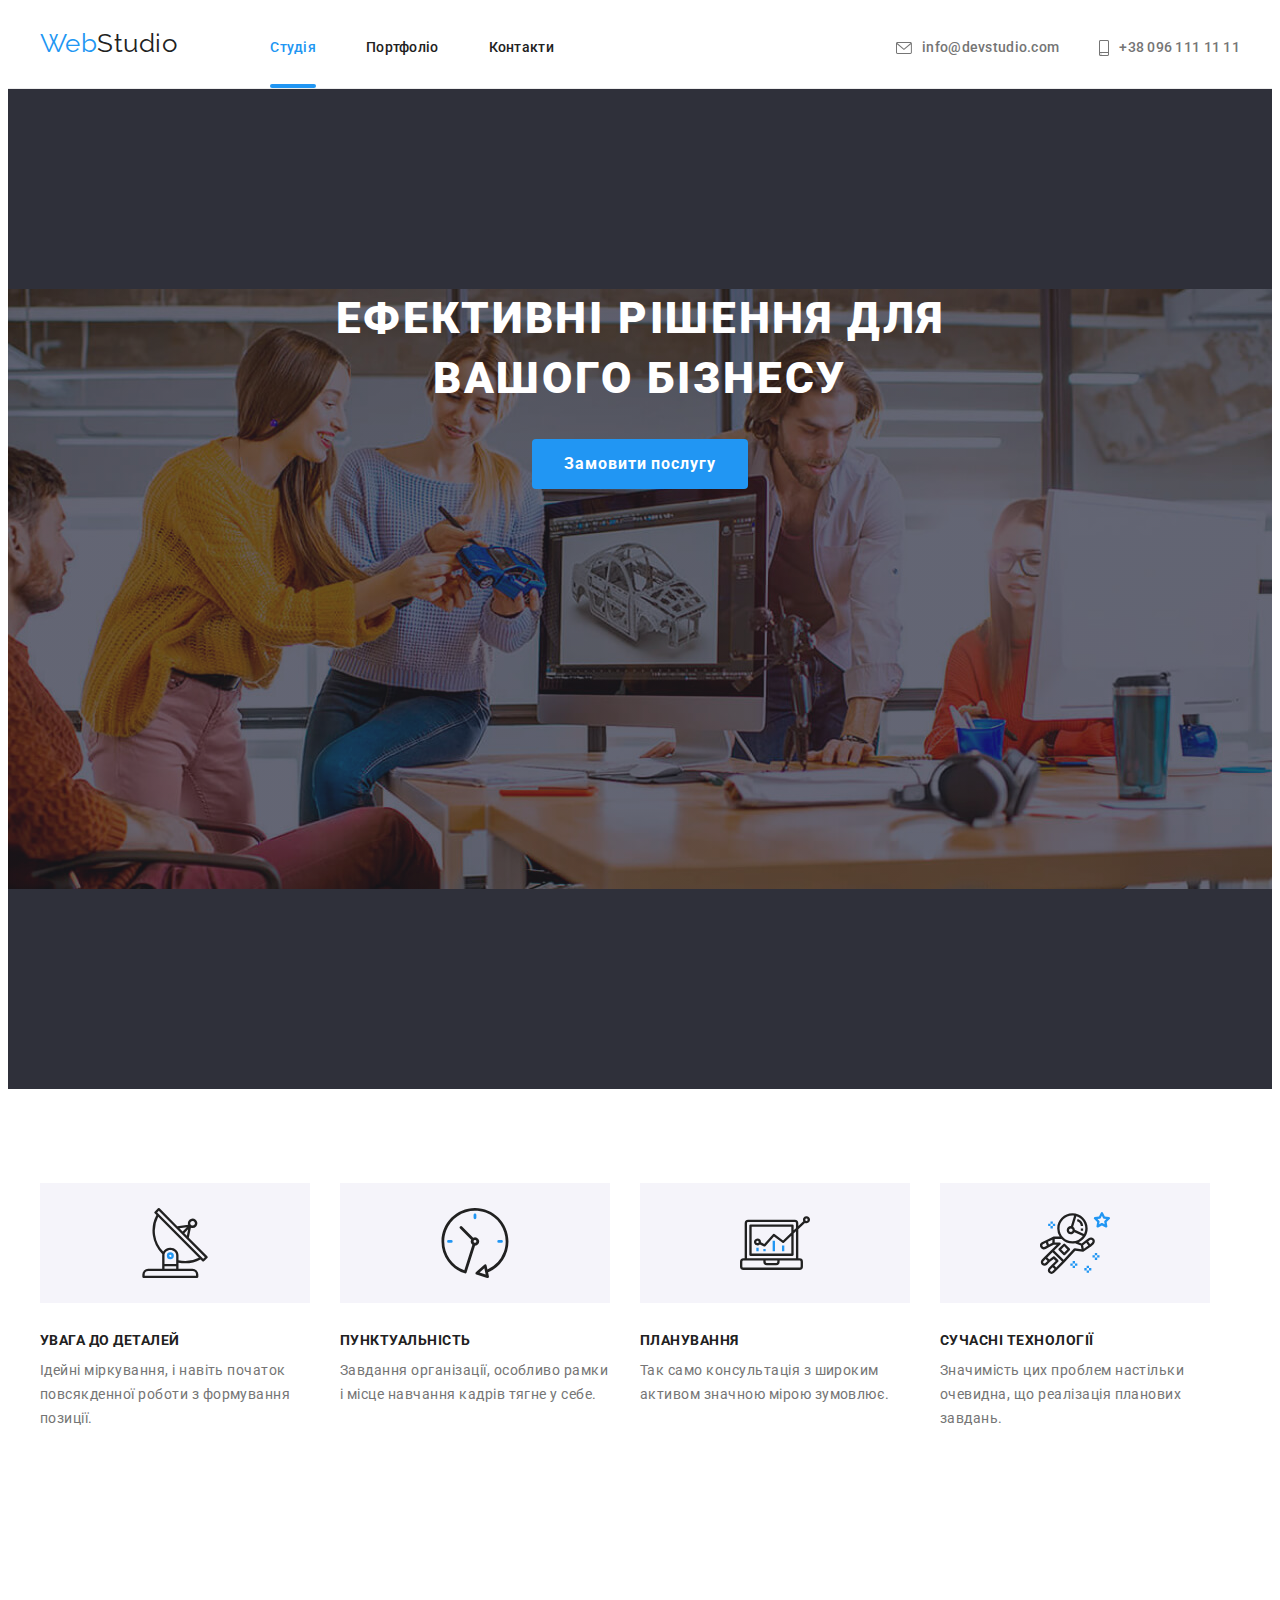
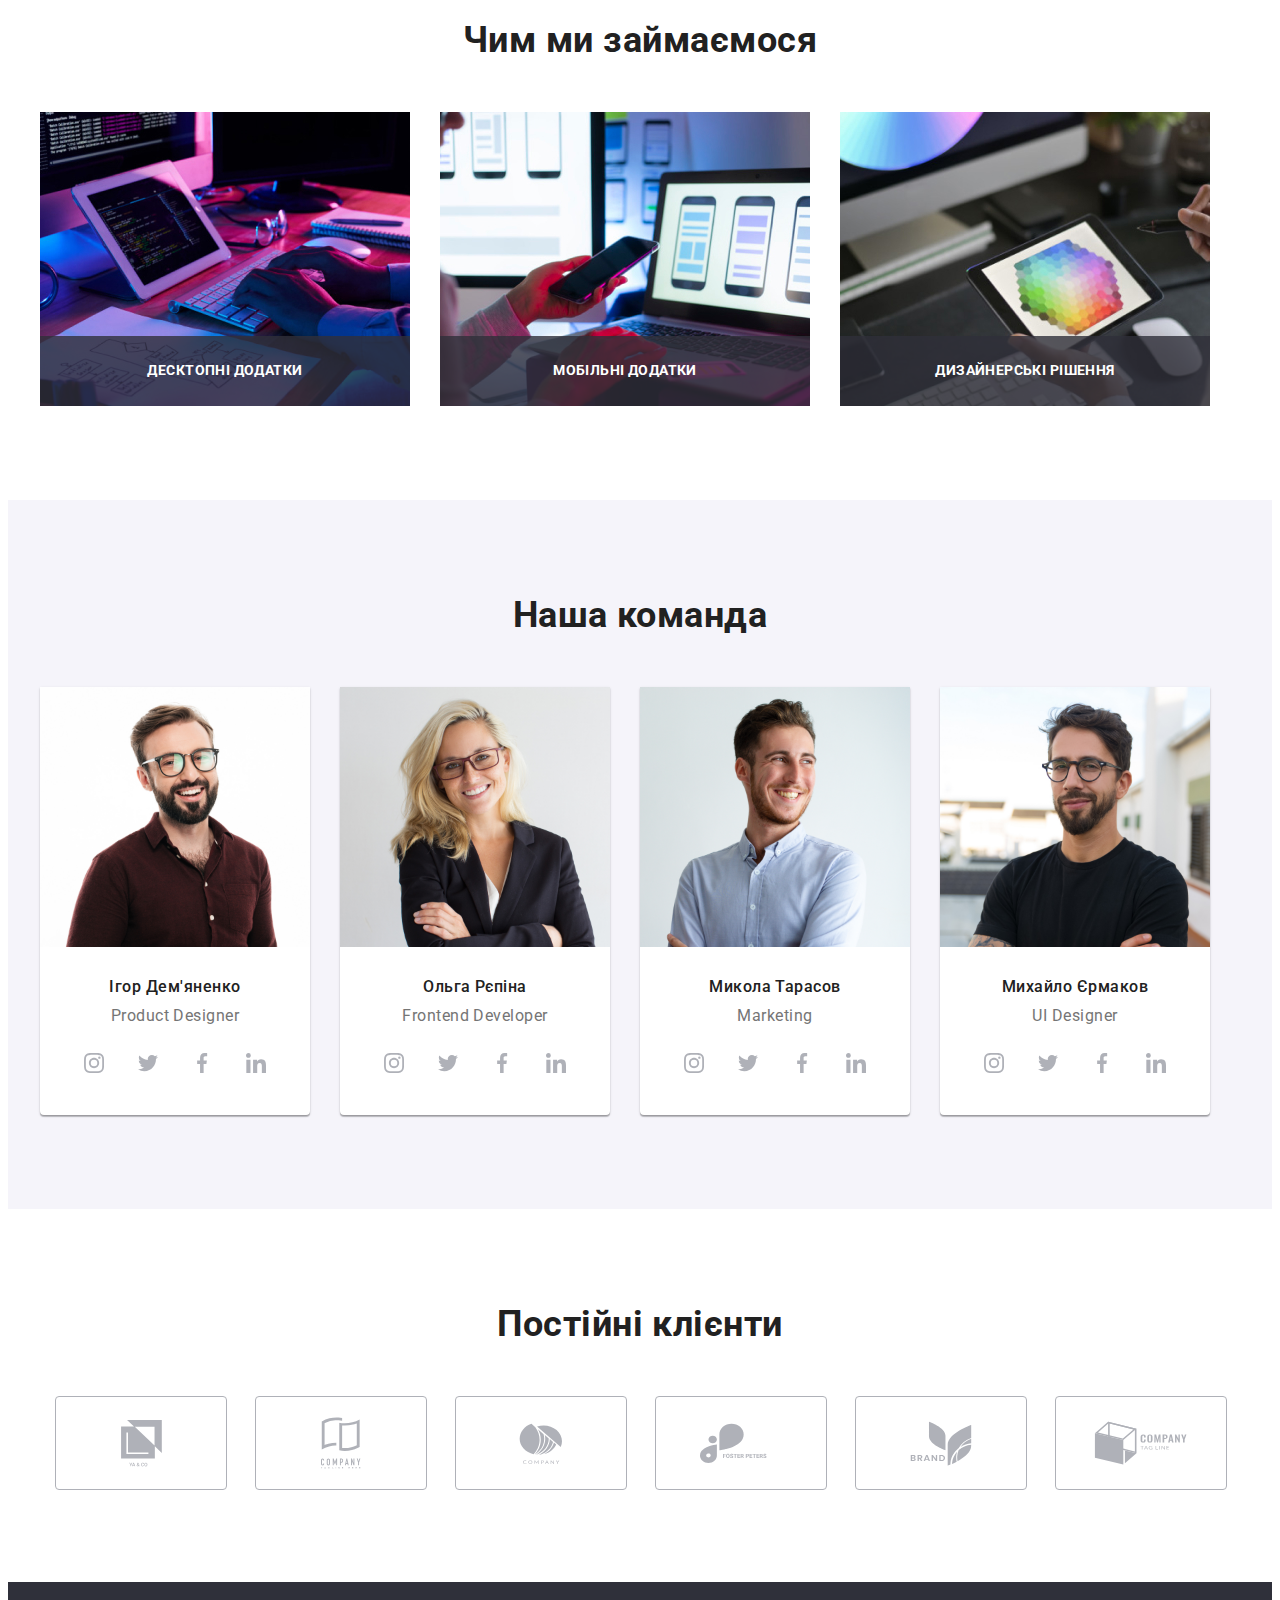
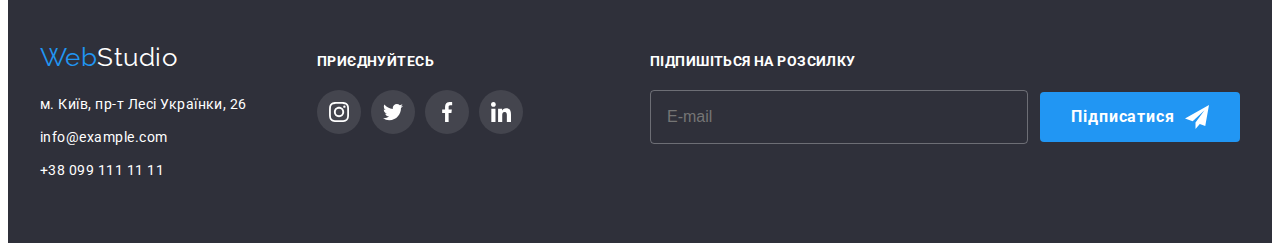
<file: index.html>
<!DOCTYPE html>
<html lang="ru">
  <head>
    <meta charset="UTF-8" />
    <meta http-equiv="X-UA-Compatible" content="IE=edge" />
    <meta name="viewport" content="width=device-width, initial-scale=1.0" />
    <title>WebStudio</title>
    <link
      href="https://fonts.googleapis.com/css2?family=Raleway:wght@700&family=Roboto:wght@400;500;700;900&display=swap"
      rel="stylesheet"
    />
    <link
      rel="stylesheet"
      href="https://cdnjs.cloudflare.com/ajax/libs/modern-normalize/1.1.0/modern-normalize.min.css"
      integrity="sha512-wpPYUAdjBVSE4KJnH1VR1HeZfpl1ub8YT/NKx4PuQ5NmX2tKuGu6U/JRp5y+Y8XG2tV+wKQpNHVUX03MfMFn9Q=="
      crossorigin="anonymous"
      referrerpolicy="no-referrer"
    />
    <link rel="stylesheet" href="./css/main.min.css" />
  </head>
  <body>
    <header class="header">
      <div class="container header__container">
        <nav class="navigation">
          <a href="./index.html" class="logo"
            ><span class="logo__text logo__text--accent">Web</span>Studio</a
          >
          <ul class="list navigation__list">
            <li class="items navigation__items">
              <a href="./index.html" class="link navigation__link navigation__link--current"
                >Студія</a
              >
            </li>
            <li class="items navigation__items">
              <a href="./portfolio.html" class="link navigation__link">Портфоліо</a>
            </li>
            <li class="items navigation__items">
              <a href="" class="link navigation__link">Контакти</a>
            </li>
          </ul>
        </nav>

        <ul class="list contacts">
          <li class="items contacts__items">
            <a href="mailto:info@devstudio.com" class="link contacts__link">
              <svg width="16" height="12" class="icons contacts__icons">
                <use href="./images/icons.svg#icon-envelope"></use>
              </svg>
              info@devstudio.com</a
            >
          </li>
          <li class="items contacts__items">
            <a href="tell:+380961111111" class="link contacts__link">
              <svg width="10" height="16" class="icons contacts__icons">
                <use href="./images/icons.svg#icon-smartphone"></use></svg
              >+38 096 111 11 11</a
            >
          </li>
        </ul>
      </div>
    </header>
    <!--Main content-->
    <main>
      <!--Section 1-->
      <section class="section hero">
        <div class="container">
          <h1 class="hero__title">Ефективні рішення для вашого бізнесу</h1>
          <button class="hero__btn" type="button" data-modal-open>Замовити послугу</button>
        </div>
      </section>
      <!--Section 2-->
      <section class="section">
        <div class="container">
          <h2 class="visually-hidden title">Особливості</h2>
          <ul class="list features">
            <li class="items features__items">
              <div class="features__icons">
                <svg class="icons" width="70" height="70">
                  <use href="./images/icons.svg#icon-antenna"></use>
                </svg>
              </div>
              <h3 class="title features__title">Увага до деталей</h3>
              <p class="text features__text">
                Ідейні міркування, і навіть початок повсякденної роботи з формування позиції.
              </p>
            </li>

            <li class="items features__items">
              <div class="features__icons">
                <svg class="icons" width="70" height="70">
                  <use href="./images/icons.svg#icon-clock"></use>
                </svg>
              </div>
              <h3 class="title features__title">Пунктуальність</h3>
              <p class="text features__text">
                Завдання організації, особливо рамки і місце навчання кадрів тягне у себе.
              </p>
            </li>

            <li class="items features__items">
              <div class="features__icons">
                <svg class="icons" width="70" height="70">
                  <use href="./images/icons.svg#icon-diagram"></use>
                </svg>
              </div>

              <h3 class="title features__title">Планування</h3>
              <p class="text features__text">
                Так само консультація з широким активом значною мірою зумовлює.
              </p>
            </li>

            <li class="items features__items">
              <div class="features__icons">
                <svg class="icons" width="70" height="70">
                  <use href="./images/icons.svg#icon-astronaut"></use>
                </svg>
              </div>
              <h3 class="title features__title">Сучасні технології</h3>
              <p class="text features__text">
                Значимість цих проблем настільки очевидна, що реалізація планових завдань.
              </p>
            </li>
          </ul>
        </div>
      </section>
      <!--Section 3-->
      <section class="section">
        <div class="container">
          <h2 class="title">Чим ми займаємося</h2>
          <ul class="list function">
            <li class="items function__items">
              <div class="function__thumb">
                <img src="./images/box1.jpg" alt="Бокс1" width="370" />
                <h3 class="function__title">Десктопні додатки</h3>
              </div>
            </li>

            <li class="items function__items">
              <div class="function__thumb">
                <img src="./images/box2.jpg" alt="Бокс2" width="370" />
                <h3 class="function__title">Мобільні додатки</h3>
              </div>
            </li>

            <li class="items function__items">
              <div class="function__thumb">
                <img src="./images/box3.jpg" alt="Бокс3" width="370" />
                <h3 class="function__title">Дизайнерські рішення</h3>
              </div>
            </li>
          </ul>
        </div>
      </section>
      <!--Section 4-->
      <section class="section team">
        <div class="container">
          <h2 class="title">Наша команда</h2>
          <ul class="list team__list">
            <li class="items team__items">
              <img src="./images/img.jpg" alt="Ігор" width="270" />
              <div class="member">
                <h3 class="title member__title">Ігор Дем'яненко</h3>
                <p class="text member__text" lang="en">Product Designer</p>
              </div>

              <ul class="list social">
                <li class="social__items">
                  <a href="#" class="social__link link">
                    <svg width="20" height="20" class="social__icons">
                      <use href="./images/icons.svg#icon-instagram"></use>
                    </svg>
                  </a>
                </li>
                <li class="social__items">
                  <a href="#" class="social__link link">
                    <svg width="20" height="20" class="social__icons">
                      <use href="./images/icons.svg#icon-twitter"></use>
                    </svg>
                  </a>
                </li>
                <li class="social__items">
                  <a href="#" class="social__link link">
                    <svg width="20" height="20" class="social__icons">
                      <use href="./images/icons.svg#icon-facebook"></use>
                    </svg>
                  </a>
                </li>
                <li class="social__items">
                  <a href="#" class="social__link link">
                    <svg width="20" height="20" class="social__icons">
                      <use href="./images/icons.svg#icon-linkedin"></use>
                    </svg>
                  </a>
                </li>
              </ul>
            </li>

            <li class="items team__items">
              <img src="./images/img1.jpg" alt="Ольга" width="270" />
              <div class="member">
                <h3 class="title member__title">Ольга Рєпіна</h3>
                <p class="text member__text" lang="en">Frontend Developer</p>
              </div>

              <ul class="list social">
                <li class="social__items">
                  <a href="#" class="social__link link">
                    <svg width="20" height="20" class="social__icons">
                      <use href="./images/icons.svg#icon-instagram"></use>
                    </svg>
                  </a>
                </li>
                <li class="social__items">
                  <a href="#" class="social__link link">
                    <svg width="20" height="20" class="social__icons">
                      <use href="./images/icons.svg#icon-twitter"></use>
                    </svg>
                  </a>
                </li>
                <li class="social__items">
                  <a href="#" class="social__link link">
                    <svg width="20" height="20" class="social__icons">
                      <use href="./images/icons.svg#icon-facebook"></use>
                    </svg>
                  </a>
                </li>
                <li class="social__items">
                  <a href="#" class="social__link link">
                    <svg width="20" height="20" class="social__icons">
                      <use href="./images/icons.svg#icon-linkedin"></use>
                    </svg>
                  </a>
                </li>
              </ul>
            </li>

            <li class="items team__items">
              <img src="./images/img2.jpg" alt="Микола" width="270" />
              <div class="member">
                <h3 class="title member__title">Микола Тарасов</h3>
                <p class="text member__text" lang="en">Marketing</p>
              </div>

              <ul class="list social">
                <li class="social__items">
                  <a href="#" class="social__link link">
                    <svg width="20" height="20" class="social__icons">
                      <use href="./images/icons.svg#icon-instagram"></use>
                    </svg>
                  </a>
                </li>
                <li class="social__items">
                  <a href="#" class="social__link link">
                    <svg width="20" height="20" class="social__icons">
                      <use href="./images/icons.svg#icon-twitter"></use>
                    </svg>
                  </a>
                </li>
                <li class="social__items">
                  <a href="#" class="social__link link">
                    <svg width="20" height="20" class="social__icons">
                      <use href="./images/icons.svg#icon-facebook"></use>
                    </svg>
                  </a>
                </li>
                <li class="social__items">
                  <a href="#" class="social__link link">
                    <svg width="20" height="20" class="social__icons">
                      <use href="./images/icons.svg#icon-linkedin"></use>
                    </svg>
                  </a>
                </li>
              </ul>
            </li>

            <li class="items team__items">
              <img src="./images/img3.jpg" alt="Михайло" width="270" />
              <div class="member">
                <h3 class="title member__title">Михайло Єрмаков</h3>
                <p class="text member__text" lang="en">UI Designer</p>
              </div>

              <ul class="list social">
                <li class="social__items">
                  <a href="#" class="social__link link">
                    <svg width="20" height="20" class="social__icons">
                      <use href="./images/icons.svg#icon-instagram"></use>
                    </svg>
                  </a>
                </li>
                <li class="social__items">
                  <a href="#" class="social__link link">
                    <svg width="20" height="20" class="social__icons">
                      <use href="./images/icons.svg#icon-twitter"></use>
                    </svg>
                  </a>
                </li>
                <li class="social__items">
                  <a href="#" class="social__link link">
                    <svg width="20" height="20" class="social__icons">
                      <use href="./images/icons.svg#icon-facebook"></use>
                    </svg>
                  </a>
                </li>
                <li class="social__items">
                  <a href="#" class="social__link link">
                    <svg width="20" height="20" class="social__icons">
                      <use href="./images/icons.svg#icon-linkedin"></use>
                    </svg>
                  </a>
                </li>
              </ul>
            </li>
          </ul>
        </div>
      </section>
      <!--Section 5-->
      <section class="section">
        <div class="container">
          <h2 class="title">Постійні клієнти</h2>
          <ul class="list clients">
            <li class="items clients__items">
              <a href="#" class="link clients__link">
                <svg width="41" height="46.7" class="clients__icons">
                  <use href="./images/icons.svg#icon-client1"></use>
                </svg>
              </a>
            </li>
            <li class="items clients__items">
              <a href="#" class="link clients__link">
                <svg width="40" height="52" class="clients__icons">
                  <use href="./images/icons.svg#icon-client2"></use>
                </svg>
              </a>
            </li>
            <li class="items clients__items">
              <a href="#" class="link clients__link">
                <svg width="43.46" height="41.18" class="clients__icons">
                  <use href="./images/icons.svg#icon-client3"></use>
                </svg>
              </a>
            </li>
            <li class="items clients__items">
              <a href="#" class="link clients__link">
                <svg width="84.44" height="40.62" class="clients__icons">
                  <use href="./images/icons.svg#icon-client4"></use>
                </svg>
              </a>
            </li>
            <li class="items clients__items">
              <a href="#" class="link clients__link">
                <svg width="62.54" height="45.43" class="clients__icons">
                  <use href="./images/icons.svg#icon-client5"></use>
                </svg>
              </a>
            </li>
            <li class="items clients__items">
              <a href="#" class="link clients__link">
                <svg width="93.79" height="43.93" class="clients__icons">
                  <use href="./images/icons.svg#icon-client6"></use>
                </svg>
              </a>
            </li>
          </ul>
        </div>
      </section>
    </main>
    <footer class="footer">
      <div class="container footer__container">
        <div class="footer__meta">
          <a href="./index.html" class="logo footer__logo"
            ><span class="logo__text logo__text--accent">Web</span>Studio</a
          >
          <address class="address">
            <ul class="list address__list">
              <li class="items address__items">
                <a
                  href="https://goo.gl/maps/2n7eTeEvtqPDaYA4A"
                  target="_blank"
                  rel="noopener nofollow noreferrer"
                  class="address__link address__link--color"
                  >м. Київ, пр-т Лесі Українки, 26</a
                >
              </li>
              <li class="items address__items">
                <a href="mailto:info@example.com" class="address__link">info@example.com</a>
              </li>
              <li class="items address__items">
                <a href="tell:+380991111111" class="address__link">+38 099 111 11 11</a>
              </li>
            </ul>
          </address>
        </div>

        <div class="join">
          <h2 class="title footer__title">приєднуйтесь</h2>
          <ul class="list social">
            <li class="social__items">
              <a href="#" class="link social__link social__link--inverse">
                <svg width="20" height="20" class="social__icons">
                  <use href="./images/icons.svg#icon-instagram"></use>
                </svg>
              </a>
            </li>
            <li class="social__items">
              <a href="#" class="link social__link social__link--inverse">
                <svg width="20" height="20" class="social__icons">
                  <use href="./images/icons.svg#icon-twitter"></use>
                </svg>
              </a>
            </li>
            <li class="social__items">
              <a href="#" class="link social__link social__link--inverse">
                <svg width="20" height="20" class="social__icons">
                  <use href="./images/icons.svg#icon-facebook"></use>
                </svg>
              </a>
            </li>
            <li class="social__items">
              <a href="#" class="link social__link social__link--inverse">
                <svg width="20" height="20" class="social__icons">
                  <use href="./images/icons.svg#icon-linkedin"></use>
                </svg>
              </a>
            </li>
          </ul>
        </div>

        <form class="footer-form"></form>
        <div class="submit">
          <h2 class="title footer__title">Підпишіться на розсилку</h2>
          <div class="submit__form">
            <input type="email" name="email" class="submit__input" placeholder="E-mail" />
            <button type="submit" class="submit__btn">
              Підписатися
              <svg width="24" height="24" class="submit__icon">
                <use href="./images/icons.svg#icon-send"></use>
              </svg>
            </button>
          </div>
        </div>
      </div>
    </footer>

    <div class="backdrop is-hidden" data-modal>
      <div class="modal">
        <button type="button" class="btn-close" data-modal-close>
          <svg width="18" height="18" class="btn-close__icons">
            <use href="./images/icons.svg#icon-close"></use>
          </svg>
        </button>
        <h2 class="modal__title">Залиште свої дані, ми вам передзвонимо</h2>

        <form action="">
          <div class="input">
            <label for="name">Ім'я</label>
            <div class="input__thumb">
              <input type="text" class="input__modal" name="name" id="name" required />
              <svg width="18" height="18" class="input__icons">
                <use href="./images/icons.svg#icon-person"></use>
              </svg>
            </div>
          </div>

          <div class="input">
            <label for="tel">Телефон</label>
            <div class="input__thumb">
              <input type="tel" id="tel" class="input__modal" name="tel" required />
              <svg width="18" height="18" class="input__icons">
                <use href="./images/icons.svg#icon-phone"></use>
              </svg>
            </div>
          </div>

          <div class="input">
            <label for="email" class="modal-label">Пошта</label>
            <div class="input__thumb">
              <input type="email" class="input__modal" name="email" id="email" required />
              <svg width="18" height="18" class="input__icons">
                <use href="./images/icons.svg#icon-email"></use>
              </svg>
            </div>
          </div>

          <div class="input">
            <label for="comment">Коментар</label>
            <textarea
              name="comment"
              id="comment"
              class="input__text"
              placeholder="Введіть текст"
            ></textarea>
          </div>

          <div class="modal-politic">
            <input type="checkbox" name="politic" id="politic" class="modal-politic__check" />
            <label for="politic" class="modal-politic__label">
              <span>
                Погоджуюся з розсилкою та приймаю
                <a href="#" class="modal-politic__text">Умови договору</a>
              </span>
            </label>
          </div>

          <button type="submit" class="input_btn">Відправити</button>
        </form>
      </div>
    </div>
    <script src="./js/modal.js"></script>
  </body>
</html>
</file>
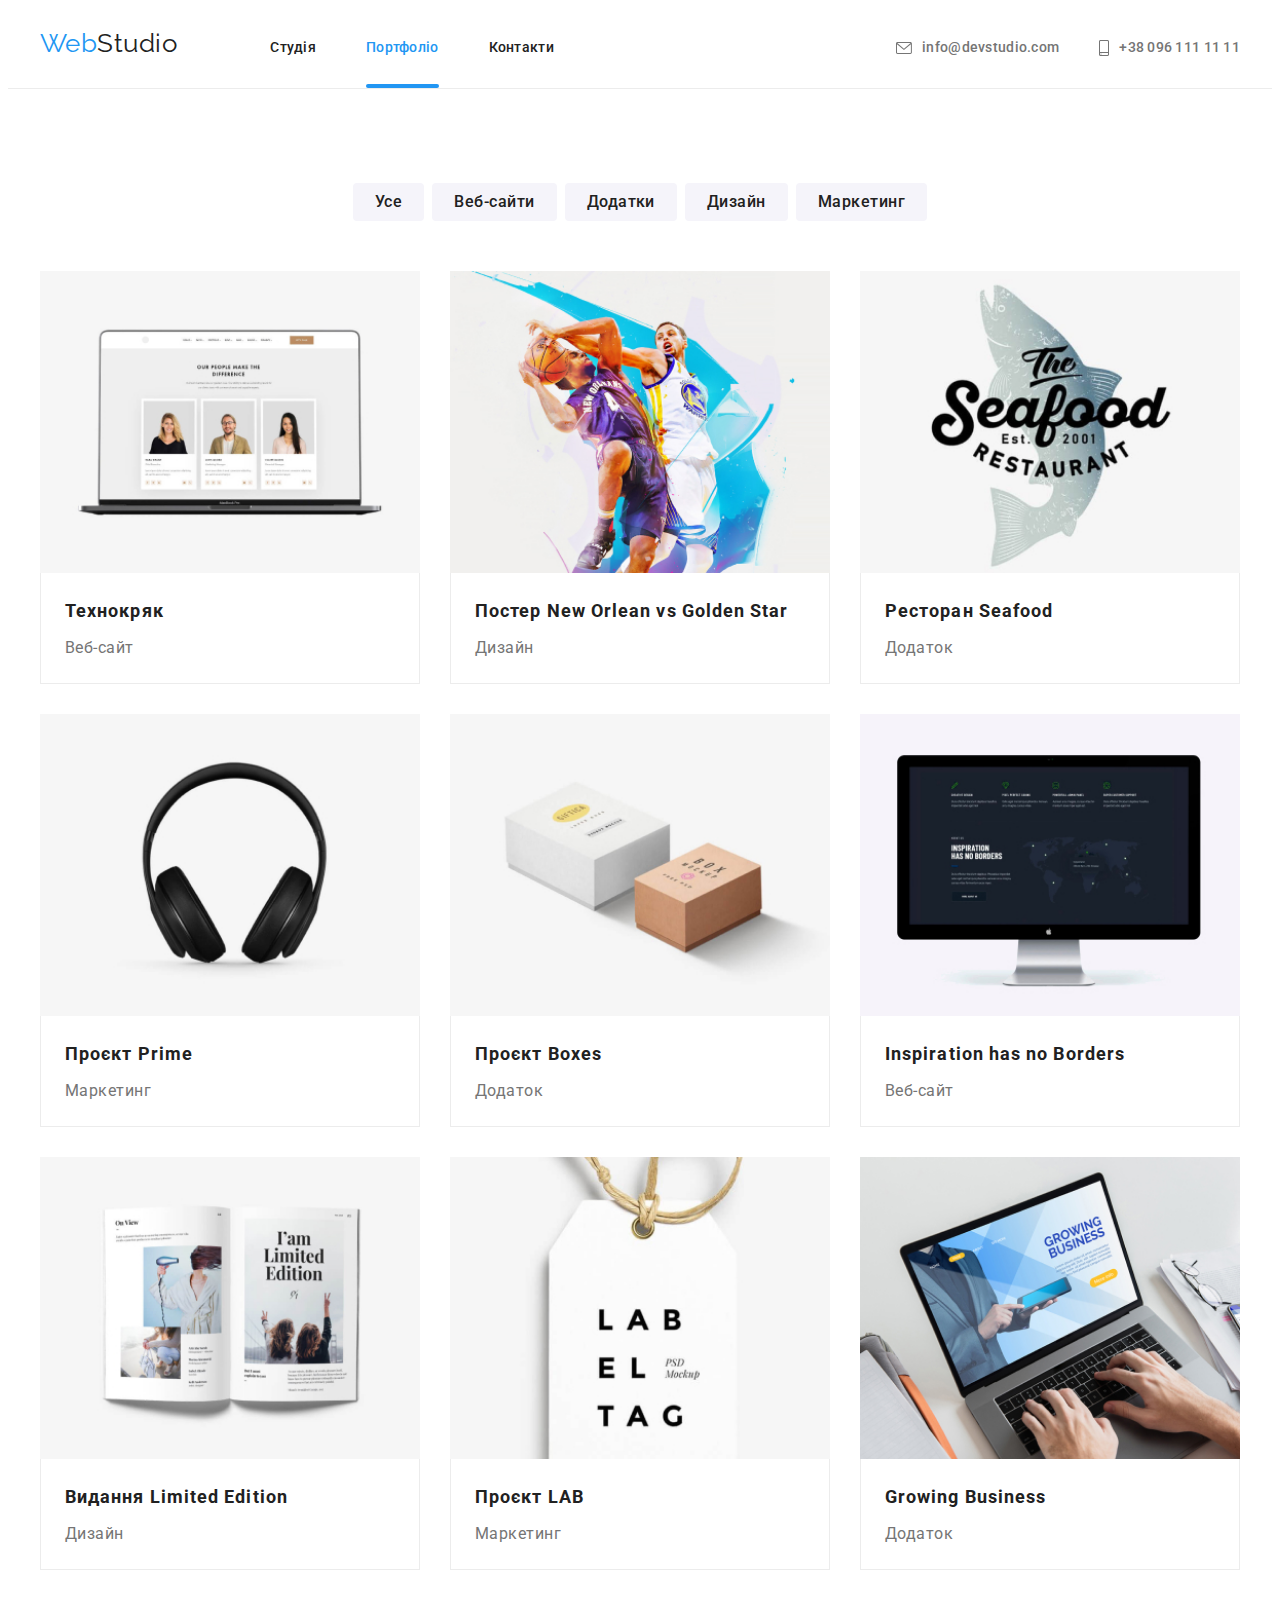
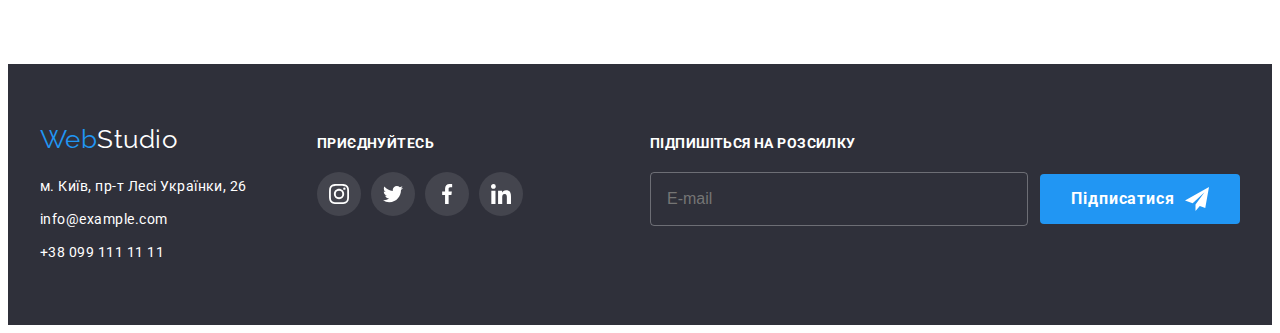
<file: portfolio.html>
<!DOCTYPE html>
<html lang="uk">
  <head>
    <meta charset="UTF-8" />
    <meta http-equiv="X-UA-Compatible" content="IE=edge" />
    <meta name="viewport" content="width=device-width, initial-scale=1.0" />
    <title>WebStudio</title>
    <link
      href="https://fonts.googleapis.com/css2?family=Raleway:wght@700&family=Roboto:wght@400;500;700;900&display=swap"
      rel="stylesheet"
    />
    <link
      rel="stylesheet"
      href="https://cdnjs.cloudflare.com/ajax/libs/modern-normalize/1.1.0/modern-normalize.min.css"
      integrity="sha512-wpPYUAdjBVSE4KJnH1VR1HeZfpl1ub8YT/NKx4PuQ5NmX2tKuGu6U/JRp5y+Y8XG2tV+wKQpNHVUX03MfMFn9Q=="
      crossorigin="anonymous"
      referrerpolicy="no-referrer"
    />
    <link rel="stylesheet" href="./css/main.min.css" />
  </head>
  <body>
    <header class="header">
      <div class="container header__container">
        <nav class="navigation">
          <a href="./index.html" class="logo"
            ><span class="logo__text logo__text--accent">Web</span>Studio</a
          >
          <ul class="list navigation__list">
            <li class="items navigation__items">
              <a href="./index.html" class="link navigation__link">Студія</a>
            </li>
            <li class="items navigation__items">
              <a href="./portfolio.html" class="link navigation__link navigation__link--current"
                >Портфоліо</a
              >
            </li>
            <li class="items navigation__items">
              <a href="" class="link navigation__link">Контакти</a>
            </li>
          </ul>
        </nav>

        <ul class="list contacts">
          <li class="items contacts__items">
            <a href="mailto:info@devstudio.com" class="link contacts__link">
              <svg width="16" height="12" class="icons contacts__icons">
                <use href="./images/icons.svg#icon-envelope"></use>
              </svg>
              info@devstudio.com</a
            >
          </li>
          <li class="items contacts__items">
            <a href="tell:+380961111111" class="link contacts__link">
              <svg width="10" height="16" class="icons contacts__icons">
                <use href="./images/icons.svg#icon-smartphone"></use></svg
              >+38 096 111 11 11</a
            >
          </li>
        </ul>
      </div>
    </header>
    <!--Main content-->
    <main>
      <h1 class="visually-hidden title">Портфоліо</h1>
      <section class="section">
        <div class="container">
          <h2 class="visually-hidden title">Приклади наших робіт</h2>
          <ul class="list filters">
            <li class="items filters__items">
              <button class="filters__btn" type="button">Усе</button>
            </li>
            <li class="items filters__items">
              <button class="filters__btn" type="button">Веб-сайти</button>
            </li>
            <li class="items filters__items">
              <button class="filters__btn" type="button">Додатки</button>
            </li>
            <li class="items filters__items">
              <button class="filters__btn" type="button">Дизайн</button>
            </li>
            <li class="items filters__items">
              <button class="filters__btn" type="button">Маркетинг</button>
            </li>
          </ul>

          <ul class="list portfolio">
            <li class="items portfolio__items">
              <a href="#" class="link portfolio__link">
                <div class="picture">
                  <img src="./images/techno.jpg" alt="Технокряк" width="370" />
                  <p class="picture__cover">
                    Ресурс пропонує комплексні пропозиції з різним рівнем функціоналу та сервісів.
                    Все це дозволить відвідувачу отримати вичерпні відомості про компанію чи
                    приватну особу.
                  </p>
                </div>

                <div class="portfolio__card">
                  <h3 class="title portfolio__title">Технокряк</h3>
                  <p class="portfolio__text">Веб-сайт</p>
                </div>
              </a>
            </li>

            <li class="items portfolio__items">
              <a href="#" class="link portfolio__link">
                <div class="picture">
                  <img src="./images/poster.jpg" alt="Дизайн постера" width="370" />
                  <p class="picture__cover">
                    Ресурс пропонує комплексні пропозиції з різним рівнем функціоналу та сервісів.
                    Все це дозволить відвідувачу отримати вичерпні відомості про компанію чи
                    приватну особу.
                  </p>
                </div>

                <div class="portfolio__card">
                  <h3 class="title portfolio__title">
                    Постер <span lang="en">New Orlean vs Golden Star</span>
                  </h3>
                  <p class="portfolio__text">Дизайн</p>
                </div>
              </a>
            </li>

            <li class="items portfolio__items">
              <a href="#" class="link portfolio__link">
                <div class="picture">
                  <img src="./images/restaurant.jpg" alt="Розробка додатку" width="370" />
                  <p class="picture__cover">
                    Ресурс пропонує комплексні пропозиції з різним рівнем функціоналу та сервісів.
                    Все це дозволить відвідувачу отримати вичерпні відомості про компанію чи
                    приватну особу.
                  </p>
                </div>

                <div class="portfolio__card">
                  <h3 class="title portfolio__title">Ресторан <span lang="en">Seafood</span></h3>
                  <p class="portfolio__text">Додаток</p>
                </div>
              </a>
            </li>

            <li class="items portfolio__items">
              <a href="#" class="link portfolio__link">
                <div class="picture">
                  <img src="./images/prime.jpg" alt="Маркетинг" width="370" />
                  <p class="picture__cover">
                    Ресурс пропонує комплексні пропозиції з різним рівнем функціоналу та сервісів.
                    Все це дозволить відвідувачу отримати вичерпні відомості про компанію чи
                    приватну особу.
                  </p>
                </div>

                <div class="portfolio__card">
                  <h3 class="title portfolio__title">Проєкт <span lang="en">Prime</span></h3>
                  <p class="portfolio__text">Маркетинг</p>
                </div>
              </a>
            </li>

            <li class="items portfolio__items">
              <a href="#" class="link portfolio__link">
                <div class="picture">
                  <img src="./images/boxes.jpg" alt="Дизайн коробок" width="370" />
                  <p class="picture__cover">
                    Ресурс пропонує комплексні пропозиції з різним рівнем функціоналу та сервісів.
                    Все це дозволить відвідувачу отримати вичерпні відомості про компанію чи
                    приватну особу.
                  </p>
                </div>

                <div class="portfolio__card">
                  <h3 class="title portfolio__title">Проєкт <span lang="en">Boxes</span></h3>
                  <p class="portfolio__text">Додаток</p>
                </div>
              </a>
            </li>

            <li class="items portfolio__items">
              <a href="#" class="link portfolio__link">
                <div class="picture">
                  <img src="./images/inspiration.jpg" alt="Натхнення без кордонів" width="370" />
                  <p class="picture__cover">
                    Ресурс пропонує комплексні пропозиції з різним рівнем функціоналу та сервісів.
                    Все це дозволить відвідувачу отримати вичерпні відомості про компанію чи
                    приватну особу.
                  </p>
                </div>

                <div class="portfolio__card">
                  <h3 class="title portfolio__title" lang="en">Inspiration has no Borders</h3>
                  <p class="portfolio__text">Веб-сайт</p>
                </div>
              </a>
            </li>

            <li class="items portfolio__items">
              <a href="#" class="link portfolio__link">
                <div class="picture">
                  <img src="./images/edition.jpg" alt="Видавництво" width="370" />
                  <p class="picture__cover">
                    Ресурс пропонує комплексні пропозиції з різним рівнем функціоналу та сервісів.
                    Все це дозволить відвідувачу отримати вичерпні відомості про компанію чи
                    приватну особу.
                  </p>
                </div>

                <div class="portfolio__card">
                  <h3 class="title portfolio__title">
                    Видання <span lang="en">Limited Edition</span>
                  </h3>
                  <p class="portfolio__text">Дизайн</p>
                </div>
              </a>
            </li>

            <li class="items portfolio__items">
              <a href="#" class="link portfolio__link">
                <div class="picture">
                  <img src="./images/lab.jpg" alt="Проект лаб" width="370" />
                  <p class="picture__cover">
                    Ресурс пропонує комплексні пропозиції з різним рівнем функціоналу та сервісів.
                    Все це дозволить відвідувачу отримати вичерпні відомості про компанію чи
                    приватну особу.
                  </p>
                </div>

                <div class="portfolio__card">
                  <h3 class="title portfolio__title">Проєкт <span lang="en">LAB</span></h3>
                  <p class="portfolio__text">Маркетинг</p>
                </div>
              </a>
            </li>

            <li class="items portfolio__items">
              <a href="#" class="link portfolio__link">
                <div class="picture">
                  <img src="./images/business.jpg" alt="Додатки для бізнесу" width="370" />
                  <p class="picture__cover">
                    Ресурс пропонує комплексні пропозиції з різним рівнем функціоналу та сервісів.
                    Все це дозволить відвідувачу отримати вичерпні відомості про компанію чи
                    приватну особу.
                  </p>
                </div>

                <div class="portfolio__card">
                  <h3 class="title portfolio__title" lang="en">Growing Business</h3>
                  <p class="portfolio__text">Додаток</p>
                </div>
              </a>
            </li>
          </ul>
        </div>
      </section>
    </main>
    <footer class="footer">
      <div class="container footer__container">
        <div class="footer__meta">
          <a href="./index.html" class="logo footer__logo"
            ><span class="logo__text logo__text--accent">Web</span>Studio</a
          >
          <address class="address">
            <ul class="list address__list">
              <li class="items address__items">
                <a
                  href="https://goo.gl/maps/2n7eTeEvtqPDaYA4A"
                  target="_blank"
                  rel="noopener nofollow noreferrer"
                  class="address__link address__link--color"
                  >м. Київ, пр-т Лесі Українки, 26</a
                >
              </li>
              <li class="items address__items">
                <a href="mailto:info@example.com" class="address__link">info@example.com</a>
              </li>
              <li class="items address__items">
                <a href="tell:+380991111111" class="address__link">+38 099 111 11 11</a>
              </li>
            </ul>
          </address>
        </div>

        <div class="join">
          <h2 class="title footer__title">приєднуйтесь</h2>
          <ul class="list social">
            <li class="social__items">
              <a href="#" class="link social__link social__link--inverse">
                <svg width="20" height="20" class="social__icons">
                  <use href="./images/icons.svg#icon-instagram"></use>
                </svg>
              </a>
            </li>
            <li class="social__items">
              <a href="#" class="link social__link social__link--inverse">
                <svg width="20" height="20" class="social__icons">
                  <use href="./images/icons.svg#icon-twitter"></use>
                </svg>
              </a>
            </li>
            <li class="social__items">
              <a href="#" class="link social__link social__link--inverse">
                <svg width="20" height="20" class="social__icons">
                  <use href="./images/icons.svg#icon-facebook"></use>
                </svg>
              </a>
            </li>
            <li class="social__items">
              <a href="#" class="link social__link social__link--inverse">
                <svg width="20" height="20" class="social__icons">
                  <use href="./images/icons.svg#icon-linkedin"></use>
                </svg>
              </a>
            </li>
          </ul>
        </div>

        <form class="footer-form"></form>
        <div class="submit">
          <h2 class="title footer__title">Підпишіться на розсилку</h2>
          <div class="submit__form">
            <input type="email" name="email" class="submit__input" placeholder="E-mail" />
            <button type="submit" class="button submit__btn">
              Підписатися
              <svg width="24" height="24" class="submit__icon">
                <use href="./images/icons.svg#icon-send"></use>
              </svg>
            </button>
          </div>
        </div>
      </div>
    </footer>
  </body>
</html>
</file>
<file: css/main.min.css>
.input_btn,.btn-close,.submit__btn,.submit__form,.social__link--inverse,.clients__link,.clients,.social__link,.social,.function__title,.features__icons,.contacts__link{display:flex;justify-content:center;align-items:center}.input_btn,.submit__btn,.hero__btn{border-radius:4px;min-width:200px;border:none;font-weight:700;font-size:16px;line-height:1.88;letter-spacing:.06em;font-family:inherit;color:#fff;background-color:#2196f3;transition:background-color 250ms cubic-bezier(0.4, 0, 0.2, 1)}.input_btn:hover,.submit__btn:hover,.hero__btn:hover,.input_btn:focus,.submit__btn:focus,.hero__btn:focus{background-color:#188ce8}h1,h2,h3,h4,h5,h6,p,ul,ol{padding:0;margin:0}a{text-decoration:none;color:inherit}body{font-family:Roboto,sans-serif;letter-spacing:.03em;background-color:#fff;color:#757575}img{display:block;width:100%;height:auto}.list{list-style:none}.container{width:1200px;padding-left:15px;padding-right:15px;margin-left:auto;margin-right:auto}.section{padding-top:94px;padding-bottom:94px}.title{color:#212121;margin-bottom:50px;font-weight:700;font-size:36px;line-height:1.2;text-align:center}.visually-hidden{position:absolute;width:1px;height:1px;margin:-1px;border:0;padding:0;white-space:nowrap;overflow:hidden}.header{border-bottom:1px solid #ececec}.header .list{font-weight:500;font-size:14px;line-height:1.14;letter-spacing:.02em}.header__container{display:flex;align-items:center}.logo{font-family:Raleway,sans-serif;font-size:26px;line-height:1.19;color:#212121}.logo__text{text-decoration:none}.logo__text--accent{color:#2196f3}.navigation{display:flex;align-items:baseline}.navigation__list{display:flex;margin-left:93px}.navigation__items:not(:first-child){margin-left:50px}.navigation__link{display:block;padding-top:32px;padding-bottom:32px;color:#212121;transition:color 250ms cubic-bezier(0.4, 0, 0.2, 1)}.navigation__link:hover,.navigation__link:focus{color:#2196f3}.navigation__link--current{position:relative;color:#2196f3}.navigation__link--current::after{content:"";width:100%;height:4px;position:absolute;right:0;bottom:0;background-color:#2196f3;border-radius:2px}.contacts{display:flex;margin-left:auto}.contacts__items:not(:first-child){margin-left:40px}.contacts__link{color:#757575;text-decoration:none;transition:color 250ms cubic-bezier(0.4, 0, 0.2, 1)}.contacts__link:hover,.contacts__link:focus{color:#2196f3}.contacts__icons{fill:currentColor;margin-right:10px}.hero{text-align:center;height:600px;max-width:1600px;padding-top:200px;padding-bottom:200px;margin-left:auto;margin-right:auto;background-color:#2f303a;background-image:linear-gradient(to right, rgba(47, 48, 58, 0.4), rgba(47, 48, 58, 0.4)),url(../images/hero.jpg);background-size:1600px 600px;background-repeat:no-repeat;background-position:center}.hero__title{margin:0 auto 30px;width:696px;font-weight:900;font-size:44px;line-height:1.36;letter-spacing:.06em;text-transform:uppercase;color:#fff}.hero__btn{padding:10px 32px}.features{display:flex}.features__items{width:270px}.features__items:not(:first-child){margin-left:30px}.features__icons{margin-bottom:30px;padding:25px 100px;background-color:#f5f4fa}.features__title{margin-bottom:10px;font-weight:700;font-size:14px;line-height:1.14;text-align:left;text-transform:uppercase}.features__text{font-weight:400;font-size:14px;line-height:1.71}.function{display:flex}.function__items{width:370px}.function__items:not(:first-child){margin-left:30px}.function__thumb{position:relative}.function__title{position:absolute;bottom:0;left:0;width:100%;height:70px;font-weight:700;font-size:14px;line-height:1.14;letter-spacing:.03em;text-transform:uppercase;color:#fff;background:rgba(47,48,58,.8)}.team{background-color:#f5f4fa}.team__list{display:flex;text-align:center}.team__items{width:270px;padding-bottom:30px;background-color:#fff;box-shadow:0px 1px 3px rgba(0,0,0,.12),0px 1px 1px rgba(0,0,0,.14),0px 2px 1px rgba(0,0,0,.2);border-radius:0px 0px 4px 4px}.team__items:not(:first-child){margin-left:30px}.member{margin-top:30px;margin-bottom:16px}.member__title{margin-bottom:10px;font-weight:500;font-size:16px;line-height:1.19;letter-spacing:.03em;text-align:center}.member__text{font-weight:400;font-size:16px;line-height:1.19}.social__items{width:44px;height:44px}.social__items:not(:last-child){margin-right:10px}.social__link{width:100%;height:100%;border-radius:50%;color:#afb1b8;transition:background-color 250ms cubic-bezier(0.4, 0, 0.2, 1),color 250ms cubic-bezier(0.4, 0, 0.2, 1)}.social__link:hover,.social__link:focus{background-color:#2196f3;color:#fff}.social__icons{fill:currentColor}.clients__items{width:170px;height:92px}.clients__items:not(:last-child){margin-right:30px}.clients__link{width:100%;height:100%;border:1px solid #afb1b8;border-radius:4px;background-color:#fff;color:#afb1b8;transition:border-color 250ms cubic-bezier(0.4, 0, 0.2, 1),color 250ms cubic-bezier(0.4, 0, 0.2, 1)}.clients__link:hover,.clients__link:focus{border-color:#2196f3;color:#2196f3}.clients__icons{fill:currentColor}.footer{padding-top:60px;padding-bottom:60px;background-color:#2f303a}.footer__container{display:flex;align-items:baseline}.footer__logo{display:block;margin-bottom:20px;color:#fff}.footer__meta{display:inline-block}.footer__title{margin-bottom:20px;font-weight:700;font-size:14px;line-height:1.14;letter-spacing:.03em;text-transform:uppercase;text-align:left;color:#fff}.address{color:#fff}.address__items{display:block}.address__items:not(:last-child){margin-bottom:9px}.address__link--color{color:#fff;text-decoration:none}.address__link{font-style:normal;font-weight:400;font-size:14px;line-height:1.71}.join{display:inline-block;margin-left:70px}.social__link--inverse{width:100%;height:100%;border-radius:50%;background:rgba(255,255,255,.1);color:#fff;transition:background 250ms cubic-bezier(0.4, 0, 0.2, 1)}.social__link--inverse:hover,.social__link--inverse:focus{background:#2196f3}.submit{margin-left:auto}.submit__input{width:358px;height:50px;padding-left:16px;font-size:16px;line-height:1.25;font-size:16px;line-height:1.25;background-color:rgba(0,0,0,0);border:1px solid rgba(255,255,255,.3);border-radius:4px;color:rgba(255,255,255,.6);transition:outline 250ms cubic-bezier(0.4, 0, 0.2, 1),border-color 250ms cubic-bezier(0.4, 0, 0.2, 1)}.submit__input:focus,.submit__input:hover{border-color:#2196f3;outline:rgba(0,0,0,0)}.submit__btn{padding:10px 28px;margin-left:12px}.submit__icon{margin-left:10px}.filters{display:flex;justify-content:center;margin-bottom:50px}.filters__btn{padding:6px 22px;font-weight:500;font-size:16px;line-height:1.62;letter-spacing:.03em;font-family:inherit;border-radius:4px;border:none;background-color:#f5f4fa;color:#212121;transition:background-color 250ms cubic-bezier(0.4, 0, 0.2, 1),color 250ms cubic-bezier(0.4, 0, 0.2, 1)}.filters__btn:hover,.filters__btn:focus{background-color:#2196f3;color:#fff}.filters__items{border-radius:4px;transition:box-shadow 250ms cubic-bezier(0.4, 0, 0.2, 1)}.filters__items:hover,.filters__items:focus{box-shadow:0px 3px 1px rgba(0,0,0,.1),0px 1px 2px rgba(0,0,0,.08),0px 2px 2px rgba(0,0,0,.12)}.filters__items:not(:first-child){margin-left:8px}.portfolio{display:flex;flex-wrap:wrap}.portfolio__items{flex-basis:calc((100% - 60px)/3)}.portfolio__items:not(:nth-child(3n)){margin-right:30px}.portfolio__items:not(:nth-last-child(-n+3)){margin-bottom:30px}.portfolio__link{display:block;text-decoration:none;color:inherit;transition:box-shadow 250ms cubic-bezier(0.4, 0, 0.2, 1)}.portfolio__link:hover,.portfolio__link:focus{box-shadow:0px 1px 1px rgba(0,0,0,.12),0px 4px 4px rgba(0,0,0,.06),1px 4px 6px rgba(0,0,0,.16)}.portfolio__card{padding:20px 24px;border-left:1px solid #ececec;border-bottom:1px solid #ececec;border-right:1px solid #ececec}.portfolio__title{margin-bottom:4px;font-weight:700;font-size:18px;line-height:2;letter-spacing:.06em;text-align:left}.portfolio__text{font-weight:400;font-size:16px;line-height:1.88}.picture{position:relative;overflow:hidden}.picture__cover{position:absolute;top:0;width:100%;height:100%;padding:63px 24px;font-weight:400;font-size:18px;line-height:1.5;letter-spacing:.03em;color:#fff;background:rgba(33,150,243,.9);transform:translateY(100%);transition:transform 250ms cubic-bezier(0.4, 0, 0.2, 1)}.portfolio__link:hover .picture__cover,.portfolio__link:focus .picture__cover{transform:translateY(0)}.backdrop{position:fixed;top:0;left:0;width:100%;height:100%;background-color:rgba(0,0,0,.2);transition:opacity 250ms linear,visibility 250ms linear}.is-hidden{opacity:0;visibility:hidden;pointer-events:none}.backdrop.is-hidden .modal{transform:translate(-50%, -50%) scale(0) rotate(0)}.modal{position:absolute;top:50%;left:50%;transform:translate(-50%, -50%) scale(1) rotate(-360deg);width:528px;min-height:581px;padding:40px;background-color:#fff;transition:transform 250ms linear}.modal__title{margin-bottom:12px;font-weight:700;font-size:20px;line-height:1.15;letter-spacing:.03em;text-align:center;color:#212121}.btn-close{position:absolute;top:8px;right:8px;width:30px;height:30px;cursor:pointer;background:#fff;border:1px solid rgba(0,0,0,.1);border-radius:50%}.btn-close:hover,.btn-close:focus{color:#2196f3}.btn-close__icons{fill:currentColor}.input{margin-bottom:10px}.input label{display:block;margin-bottom:4px;color:#757575}.input__thumb{position:relative}.input__modal{width:100%;height:40px;padding-left:42px;border:1px solid rgba(33,33,33,.2);border-radius:4px;outline:none;transition:border-color 250ms cubic-bezier(0.4, 0, 0.2, 1)}.input__modal:hover,.input__modal:focus{border-color:#2196f3}.input__modal:hover+svg,.input__modal:focus+svg{fill:#2196f3}.input__text{width:100%;height:120px;padding:12px 16px;border:1px solid rgba(33,33,33,.2);border-radius:4px;outline:none;resize:none;transition:border-color 250ms cubic-bezier(0.4, 0, 0.2, 1)}.input__text:focus,.input__text:hover{border-color:#2196f3}.input__text::-moz-placeholder{font-weight:400;font-size:12px;line-height:1.17;letter-spacing:.01em;color:rgba(117,117,117,.5)}.input__text:-ms-input-placeholder{font-weight:400;font-size:12px;line-height:1.17;letter-spacing:.01em;color:rgba(117,117,117,.5)}.input__text::placeholder{font-weight:400;font-size:12px;line-height:1.17;letter-spacing:.01em;color:rgba(117,117,117,.5)}.input__icons{position:absolute;top:50%;left:12px;transform:translateY(-50%);transition:fill 250ms cubic-bezier(0.4, 0, 0.2, 1)}.modal-politic{display:flex;align-items:center;justify-content:center;margin-bottom:10px}.modal-politic__label::before{content:"";width:16px;height:15px;border:2px solid #212121;border-radius:2px;margin-right:8px}label.modal-politic__label{display:flex;align-items:center;margin-bottom:30px;font-weight:400;font-size:14px;line-height:1.71;letter-spacing:.03em;color:#757575}.modal-politic__text{padding:0;margin:0;color:#2196f3}.modal-politic__check{position:absolute;width:1px;height:1px;margin:-1px;border:0;padding:0;white-space:nowrap;overflow:hidden}.modal-politic__check:checked+label::before{border:none;background-image:url(../images/check.svg);background-repeat:no-repeat;background-position:center;background-color:#188ce8}.input_btn{padding:10px 52px;margin-left:auto;margin-right:auto;cursor:pointer}/*# sourceMappingURL=main.min.css.map */
</file>
